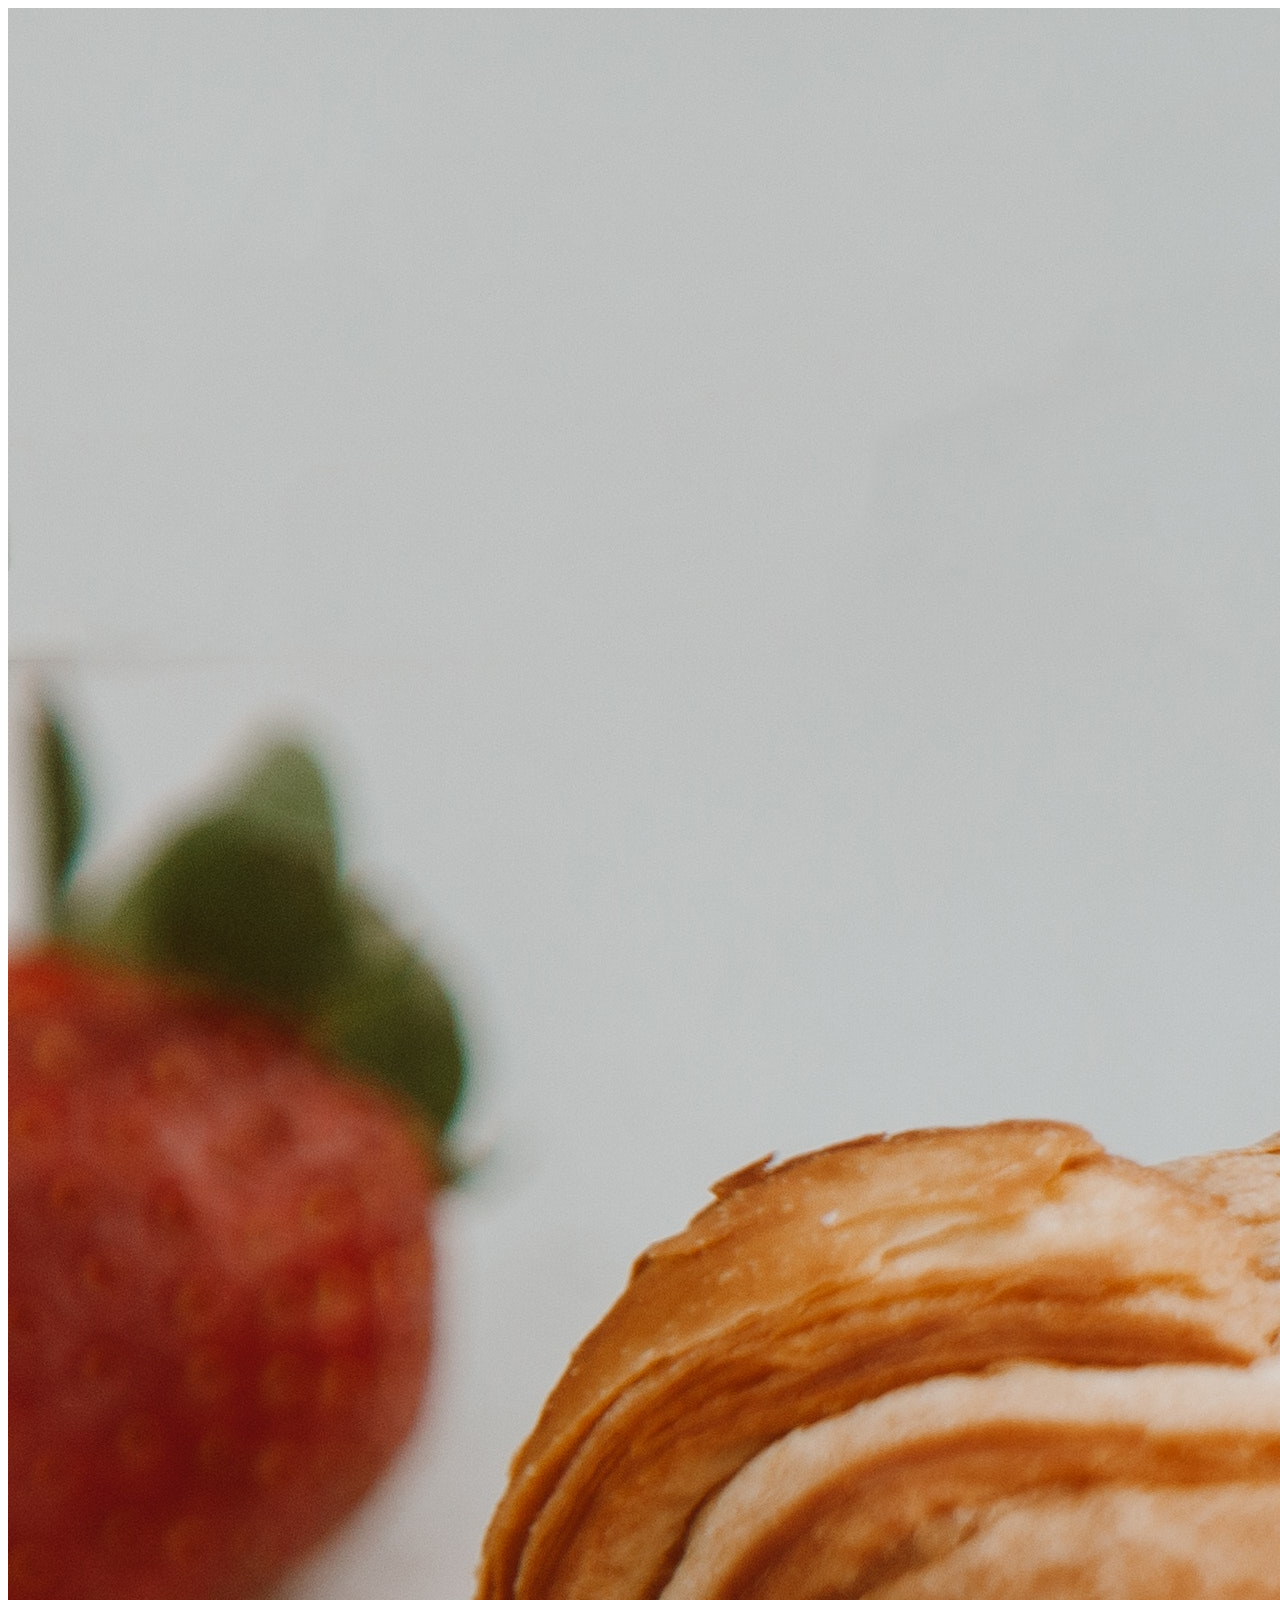
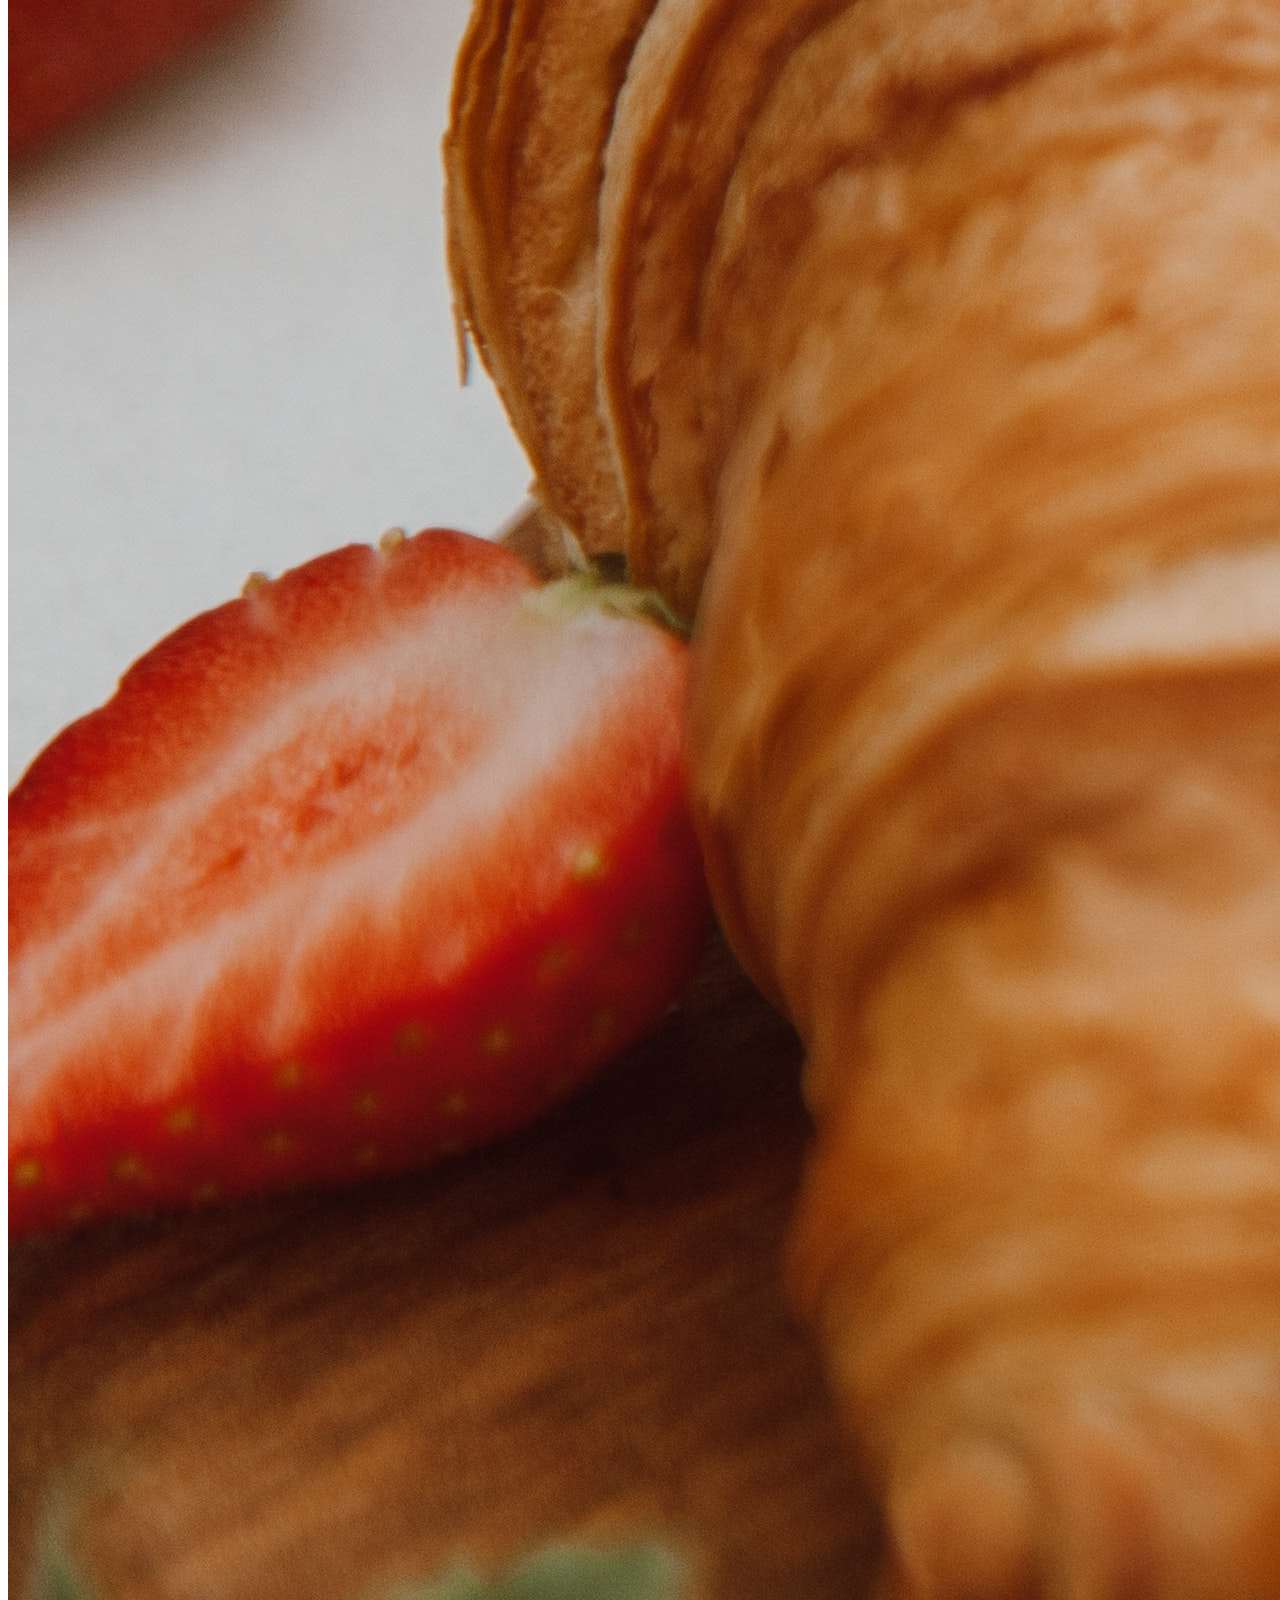
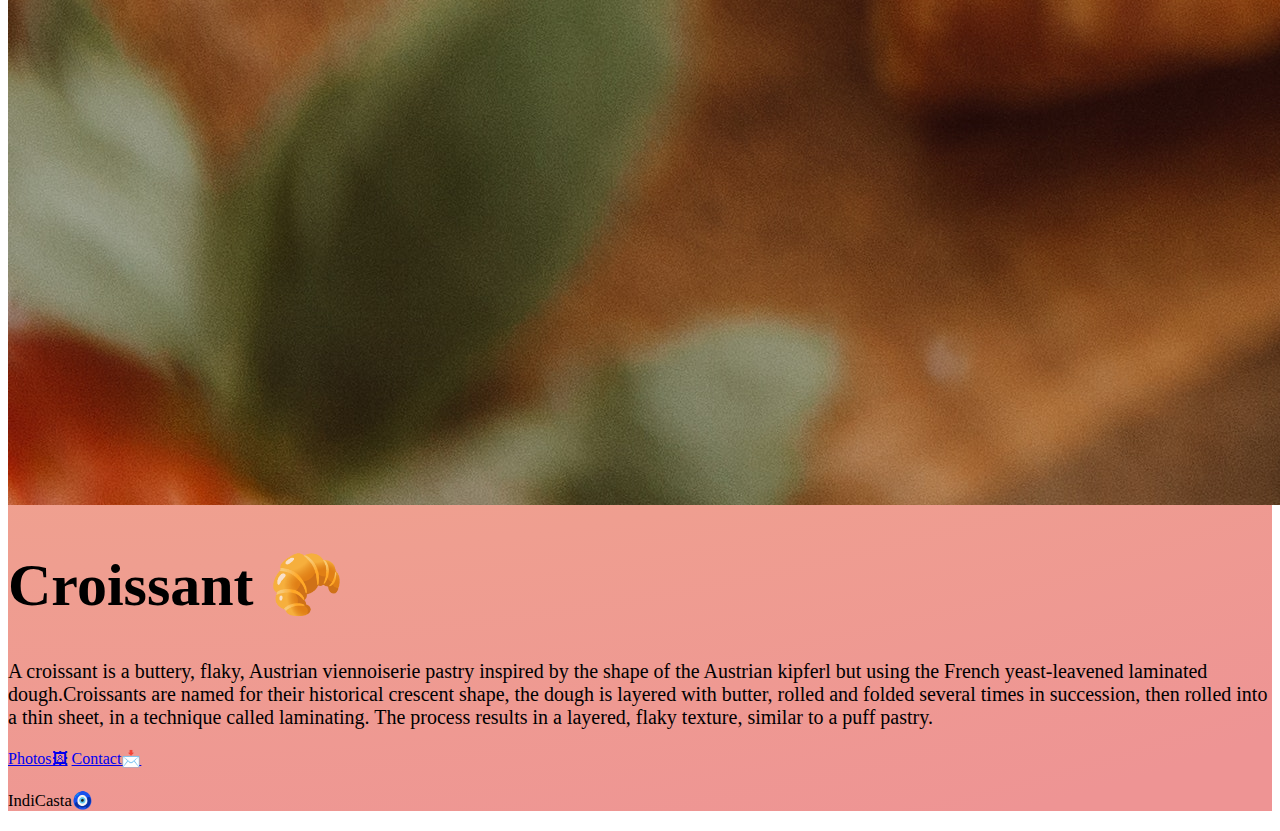
<file: index.html>
<!DOCTYPE html>
<html lang="en">
  <head>
    <meta charset="UTF-8" />
    <meta http-equiv="X-UA-Compatible" content="IE=edge" />
    <meta name="viewport" content="width=device-width, initial-scale=1.0" />
    <meta
      name="description"
      content="This is a website about Croissants, with some info about the origin and photos about our homemade croissants."
    />
    <link rel="canonical" href="https://croissantsbycasta.netlify.app/" />
    <link
      href="https://cdn.jsdelivr.net/npm/bootstrap@5.3.0-alpha1/dist/css/bootstrap.min.css"
      rel="stylesheet"
      integrity="sha384-GLhlTQ8iRABdZLl6O3oVMWSktQOp6b7In1Zl3/Jr59b6EGGoI1aFkw7cmDA6j6gD"
      crossorigin="anonymous"
    />
    <link rel="stylesheet" href="src/index.css" />
    <title>Croissant 🥐- croissantsbycasta.netlify.app</title>
  </head>
  <body>
    <div class="container-fluid">
      <div class="card mb-3 bg-croissant">
        <div class="col-md-6 align-self-center mt-5">
          <img
            src="/images/pexels-roman-odintsov-6534617.jpg"
            class="card-img-top img-fluid w-100 border p-2"
            alt="croissants"
            title="Our Homemade Croissant"
          />
        </div>
        <div class="card-body">
          <h1 class="card-title text-center text-danger text-uppercase">
            Croissant 🥐
          </h1>

          <p
            class="card-text border border-danger-subtle rounded fw-bold text-danger p-3"
          >
            A croissant is a buttery, flaky, Austrian viennoiserie pastry
            inspired by the shape of the Austrian kipferl but using the French
            yeast-leavened laminated dough.Croissants are named for their
            historical crescent shape, the dough is layered with butter, rolled
            and folded several times in succession, then rolled into a thin
            sheet, in a technique called laminating. The process results in a
            layered, flaky texture, similar to a puff pastry.
          </p>
          <div class="d-flex justify-content-evenly m-3">
            <a
              href="/photo.html"
              class="text-decoration-none fw-bold text-success"
              title="Pics📸"
              >Photos🖼</a
            >
            <a
              href="/contact.html"
              class="text-success text-decoration-none fw-bold text-danger"
              title="Contact Me🧿"
              >Contact📩</a
            >
          </div>
          <p class="card-text text-center mt-5">
            <small class="text-muted">IndiCasta🧿</small>
          </p>
        </div>
      </div>
    </div>
  </body>
</html>
</file>
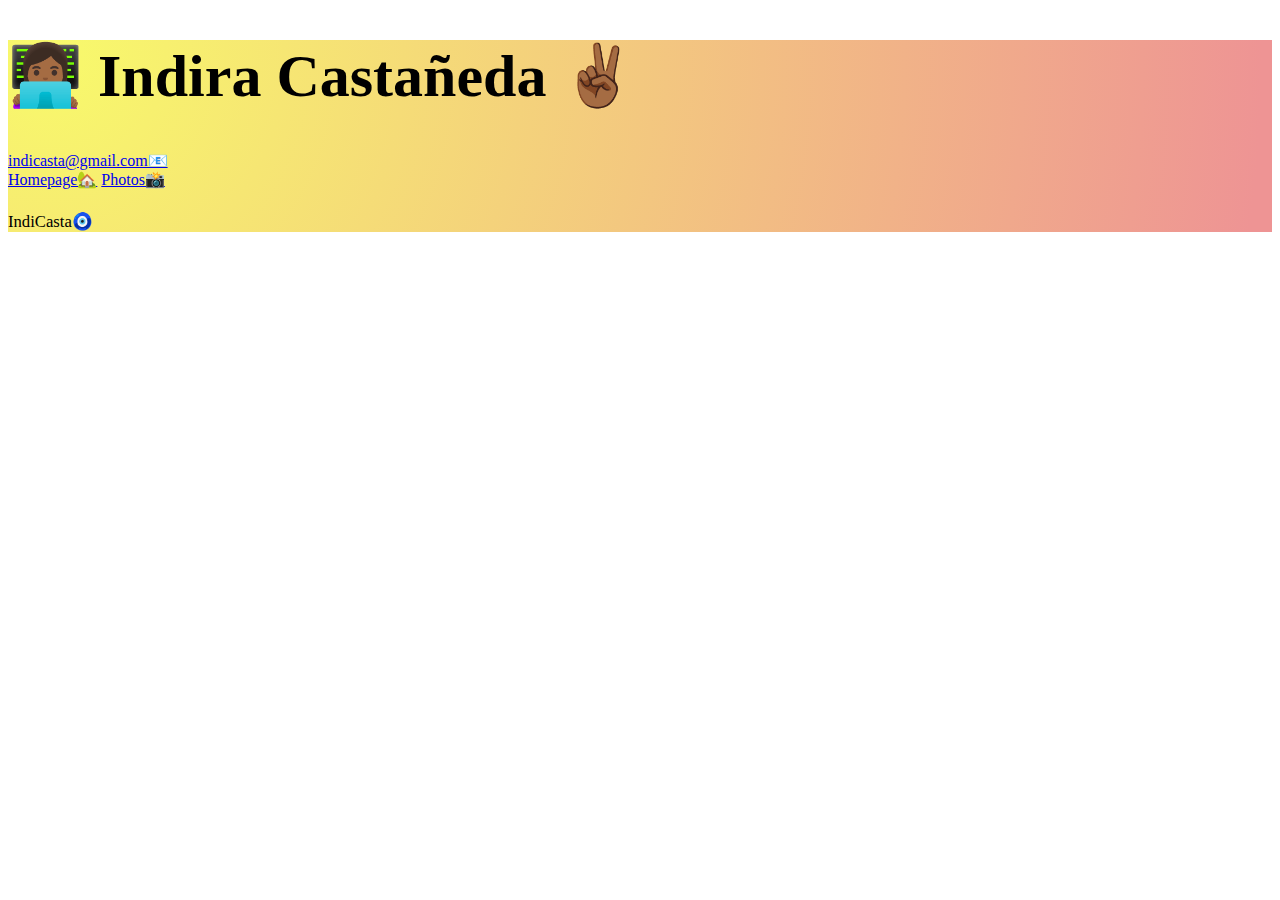
<file: contact.html>
<!DOCTYPE html>
<html lang="en">
  <head>
    <meta charset="UTF-8" />
    <meta http-equiv="X-UA-Compatible" content="IE=edge" />
    <meta name="viewport" content="width=device-width, initial-scale=1.0" />
    <meta
      name="description"
      content="Contact Indira Castañeda, IndiCasta🧿, the owner of the Croissant Company."
    />
    <link
      href="https://cdn.jsdelivr.net/npm/bootstrap@5.3.0-alpha1/dist/css/bootstrap.min.css"
      rel="stylesheet"
      integrity="sha384-GLhlTQ8iRABdZLl6O3oVMWSktQOp6b7In1Zl3/Jr59b6EGGoI1aFkw7cmDA6j6gD"
      crossorigin="anonymous"
    />
    <link rel="canonical" href="https://croissantsbycasta.netlify.app/" />
    <link rel="stylesheet" href="src/index.css" />
    <title>Contact Me🧿- croissantsbycasta.netlify.app</title>
  </head>
  <body>
    <div class="container-fluid text-center bg-croissant p-5">
      <h1 class="m-5">👩🏾‍💻 Indira Castañeda ✌🏾</h1>
      <a
        href="mailto:indicasta@gmail.com"
        class="text-decoration-none fw-bolder"
        title="Mail to the owner 🧿"
        >indicasta@gmail.com📧</a
      >
      <div class="d-flex justify-content-evenly mt-5">
        <a
          href="/index.html"
          class="text-decoration-none fw-bold"
          title="Croissant By Casta Homepage"
          >Homepage🏡</a
        >
        <a
          href="/photo.html"
          class="text-decoration-none fw-bold text-success"
          title="Croissant Pics"
          >Photos📸</a
        >
      </div>
      <p class="card-text text-center mt-5">
        <small class="text-muted">IndiCasta🧿</small>
      </p>
    </div>
  </body>
</html>
</file>
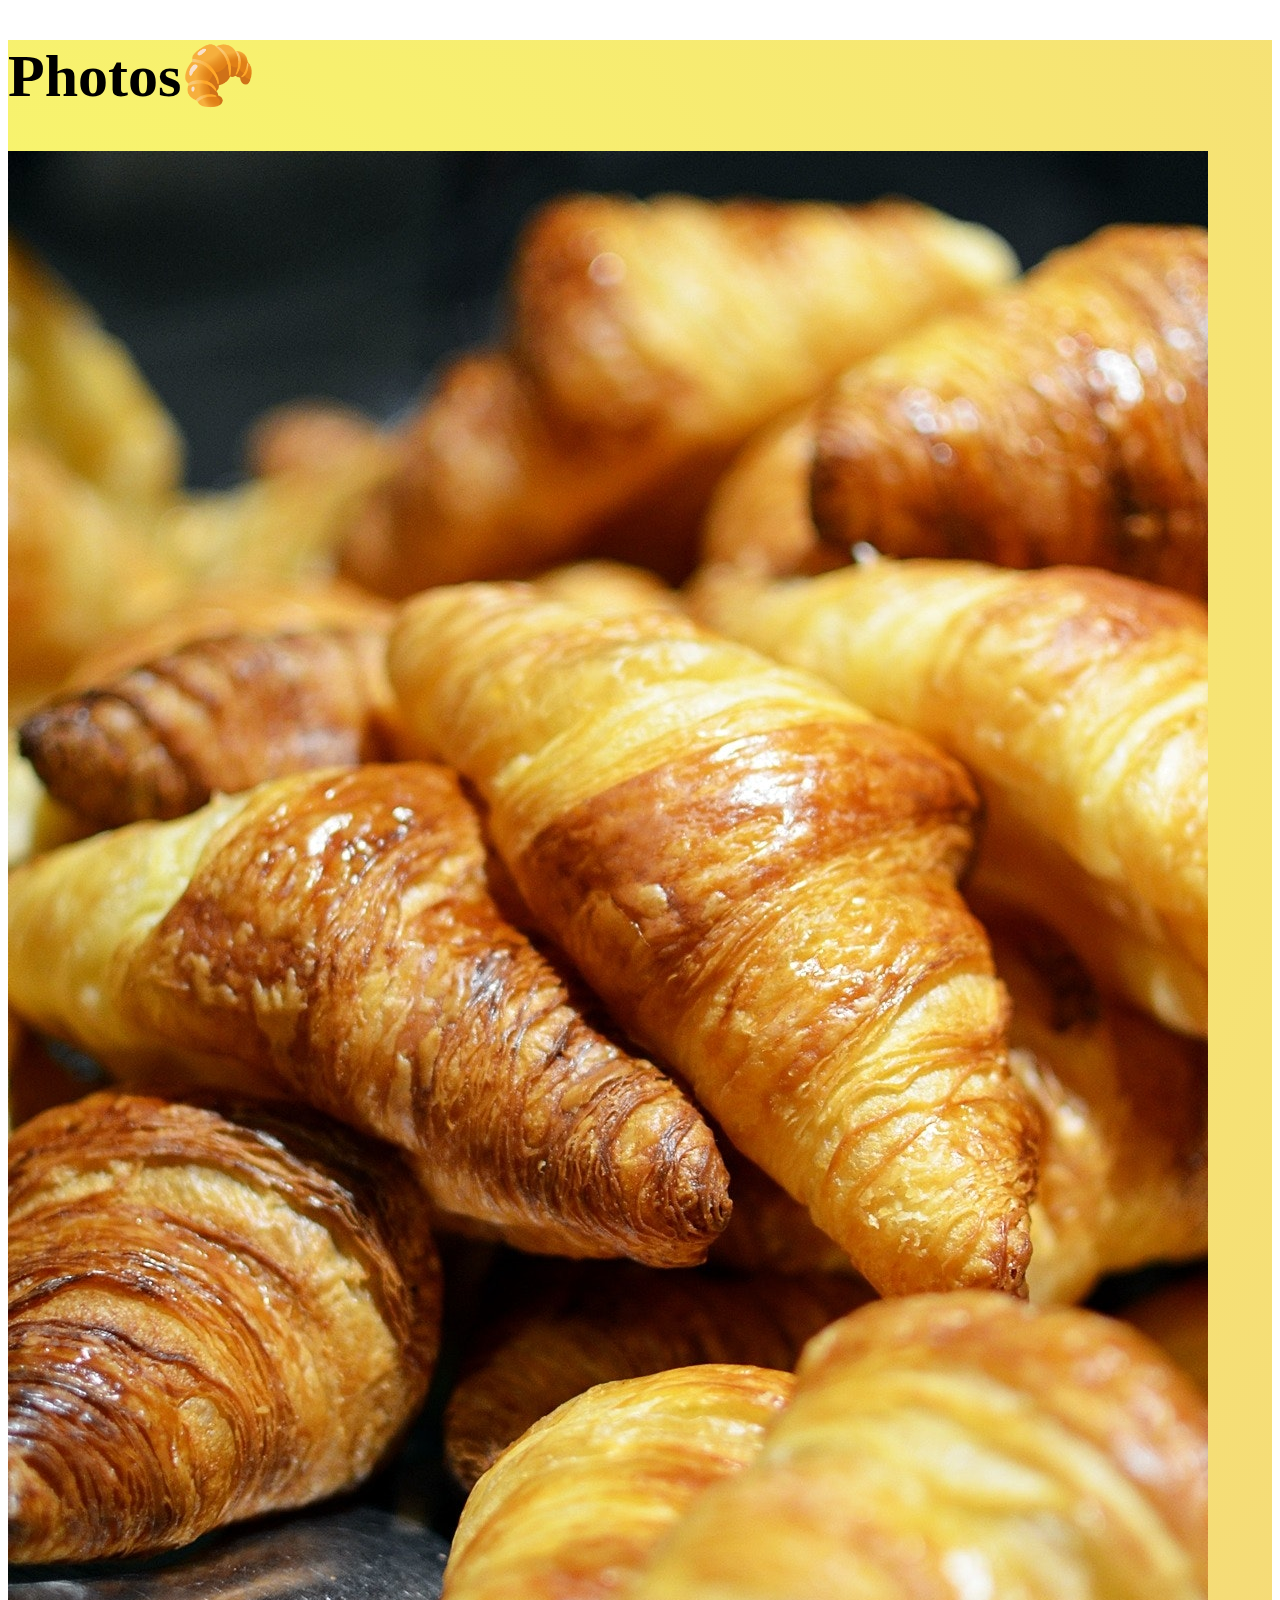
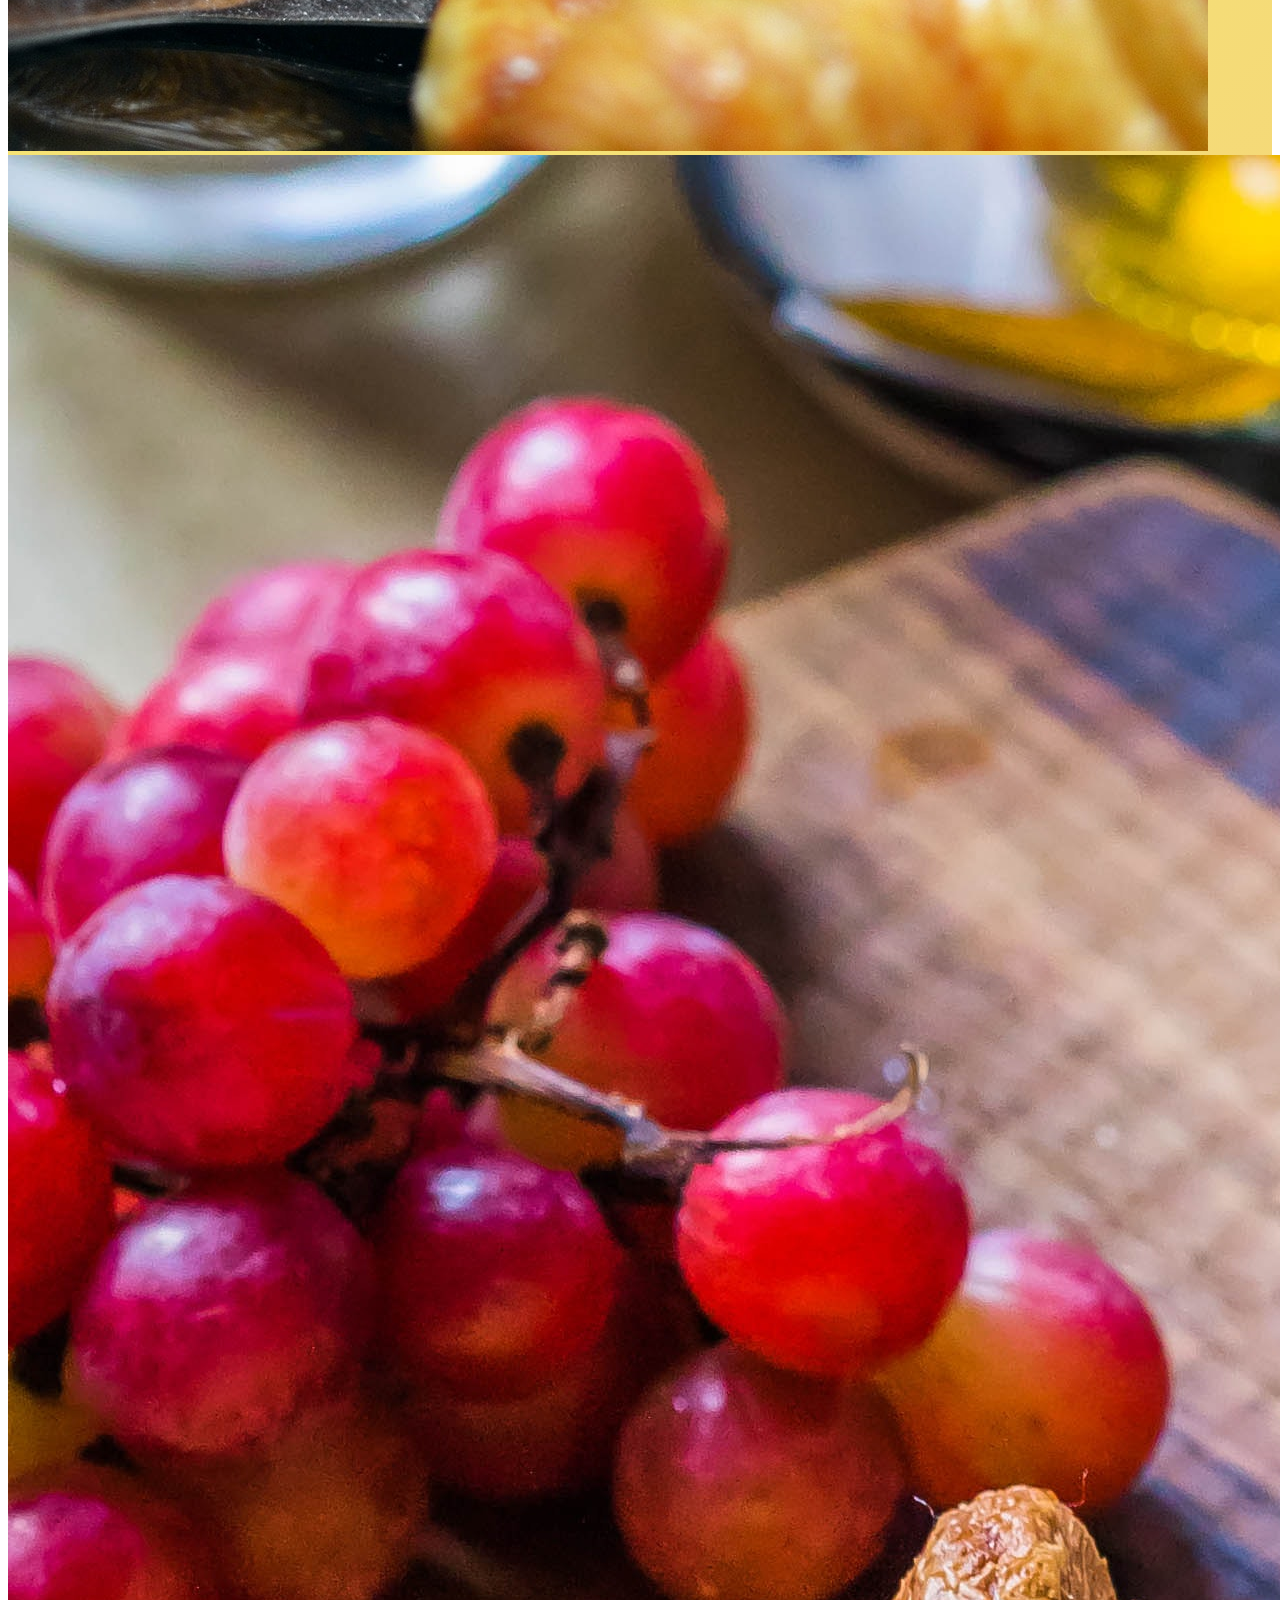
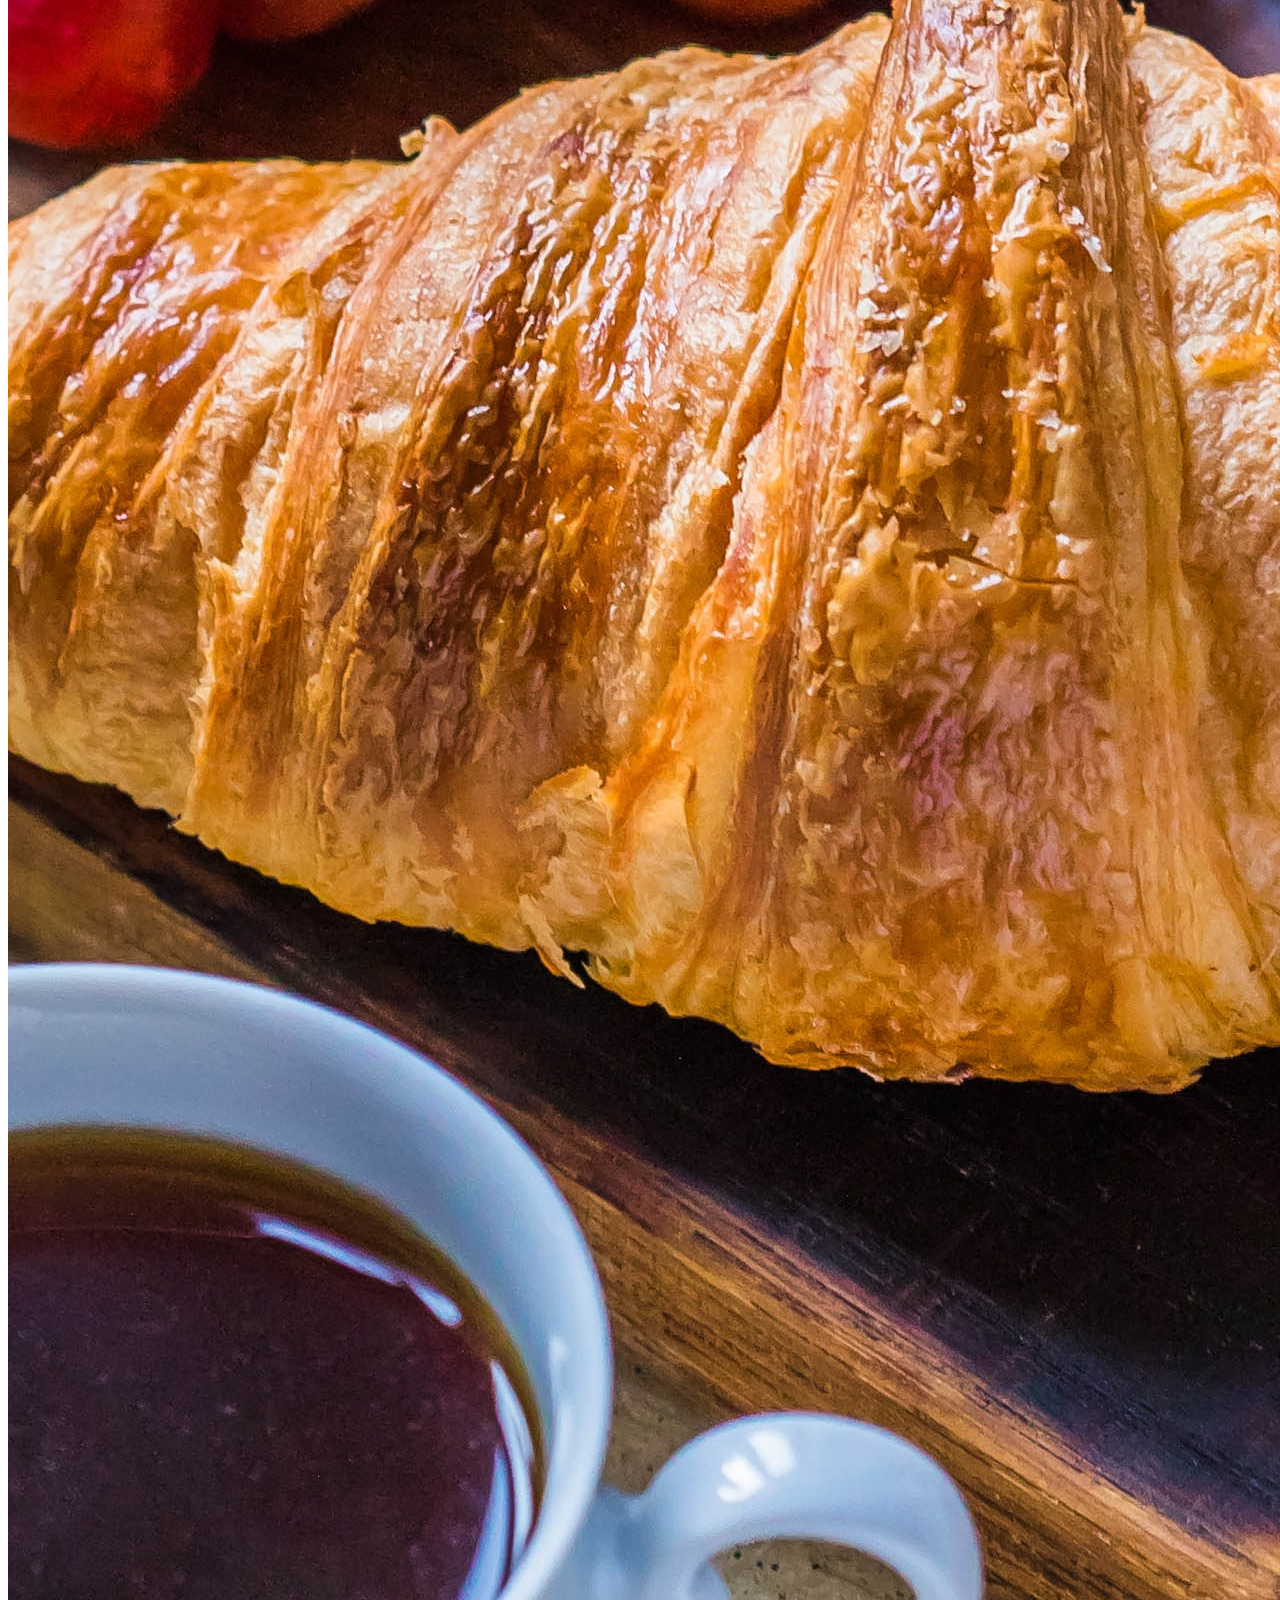
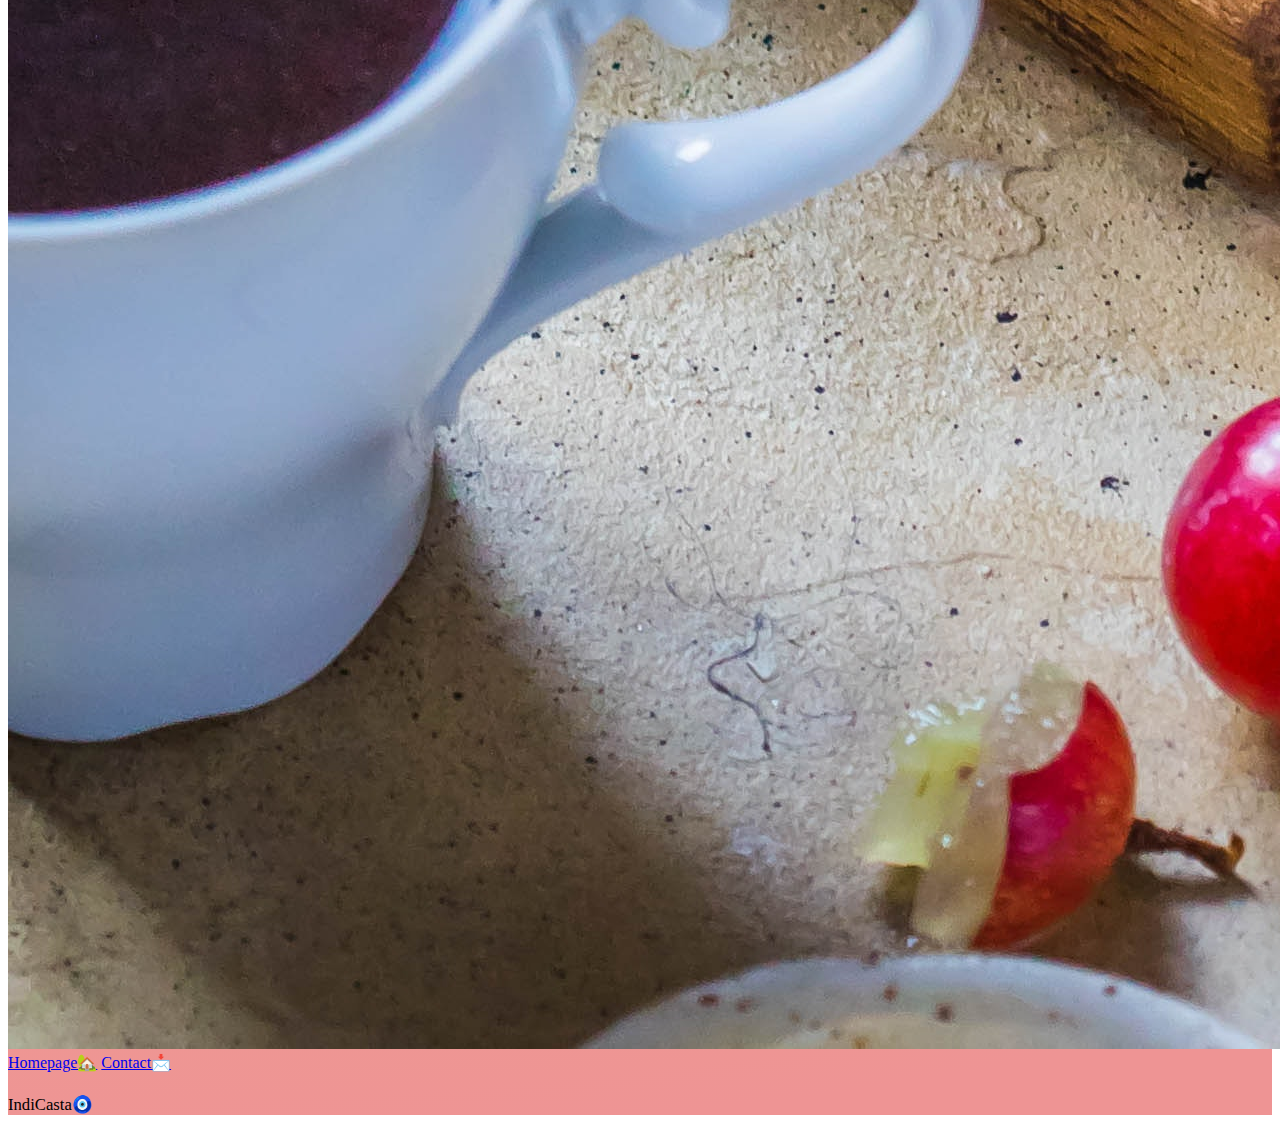
<file: photo.html>
<!DOCTYPE html>
<html lang="en">
  <head>
    <meta charset="UTF-8" />
    <meta http-equiv="X-UA-Compatible" content="IE=edge" />
    <meta name="viewport" content="width=device-width, initial-scale=1.0" />
    <meta
      name="description"
      content="This website is about croissants and our homemade samples."
    />
    <link rel="canonical" href="https://croissantsbycasta.netlify.app/" />
    <link
      href="https://cdn.jsdelivr.net/npm/bootstrap@5.3.0-alpha1/dist/css/bootstrap.min.css"
      rel="stylesheet"
      integrity="sha384-GLhlTQ8iRABdZLl6O3oVMWSktQOp6b7In1Zl3/Jr59b6EGGoI1aFkw7cmDA6j6gD"
      crossorigin="anonymous"
    />
    <link rel="stylesheet" href="src/index.css" />
    <title>Croissant Photos 🥐-croissantsbycasta.netlify.app</title>
  </head>
  <body>
    <div class="container-fluid text-center bg-croissant p-5">
      <h1 class="m-5 text-danger fw-bold">Photos🥐</h1>
      <div class="row justify-content-evenly">
        <div class="col-md-4 p-2 border rounded align-self-center">
          <img
            src="/images/pexels-pixabay-2135.jpg"
            alt="croissants"
            class="img-fluid"
            title="Croissant By Casta"
          />
        </div>
        <div class="col-md-4 p-2 border rounded align-self-center">
          <img
            src="/images/pexels-valeria-boltneva-1510682.jpg"
            alt="croissants"
            class="img-fluid"
            title="Croissant By Casta"
          />
        </div>
      </div>
      <div class="d-flex justify-content-evenly mt-5">
        <a
          href="/index.html"
          class="text-decoration-none fw-bold"
          title="Croissant By Casta Homepage"
          >Homepage🏡</a
        >
        <a
          href="/contact.html"
          class="text-decoration-none fw-bold text-danger"
          title="Contact the Owner 🧿"
          >Contact📩</a
        >
      </div>
      <p class="card-text text-center mt-5 text-primary">
        <small class="text-muted">IndiCasta🧿</small>
      </p>
    </div>
  </body>
</html>
</file>
<file: src/index.css>
h1 {
  font-size: 60px;
}
a {
  font-size: 16px;
}
.bg-croissant {
  background: radial-gradient(
    circle at 3.1% 8.2%,
    rgb(248, 250, 107) 0%,
    rgb(238, 148, 148) 98.2%
  );
}
p {
  font-size: 20px !important;
}
</file>
